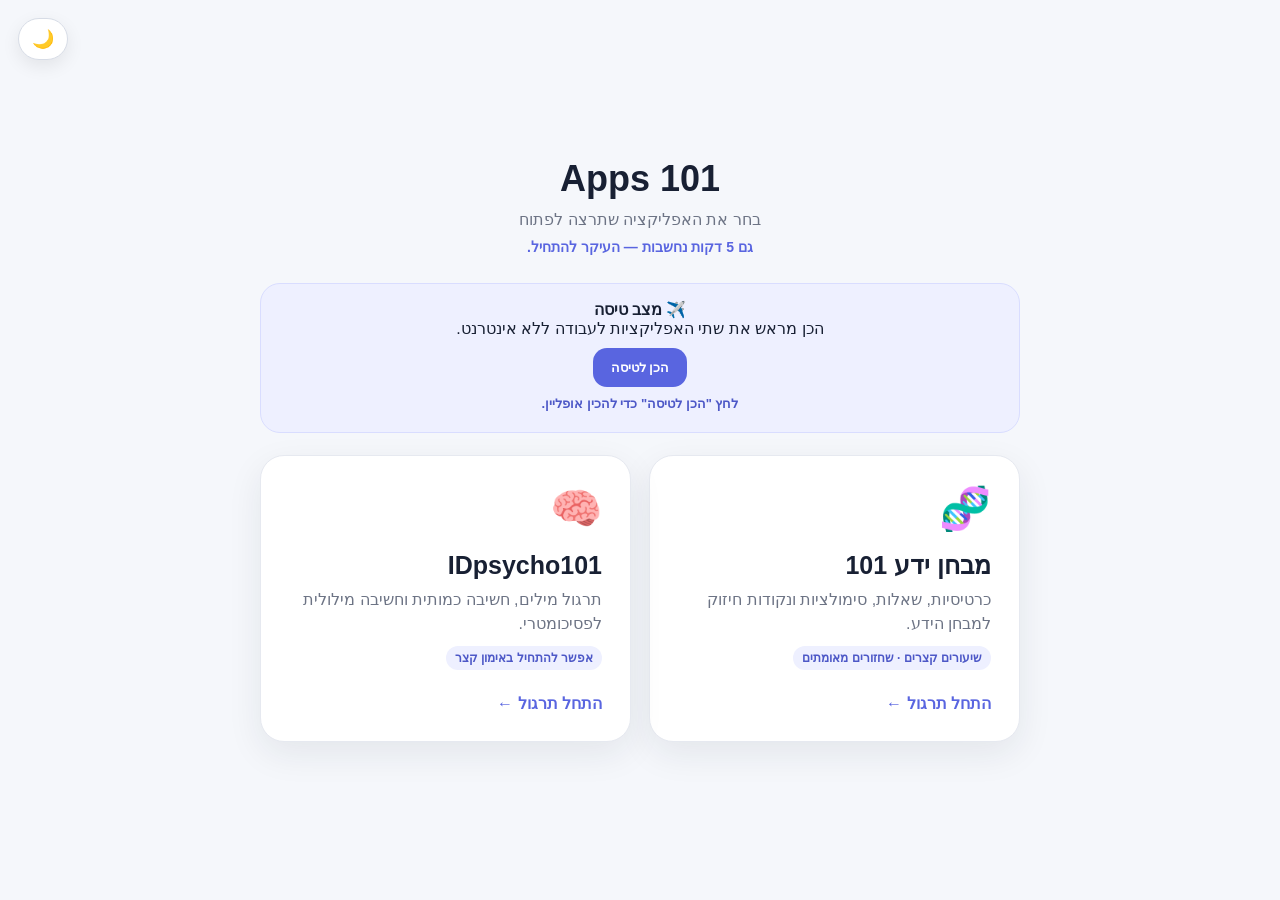
<file: index.html>
<!doctype html>
<html lang="he" dir="rtl">
<head>
  <meta charset="utf-8">
  <meta name="viewport" content="width=device-width, initial-scale=1, viewport-fit=cover">
  <meta name="apple-mobile-web-app-capable" content="yes">
  <meta name="apple-mobile-web-app-status-bar-style" content="default">
  <title>101 Apps</title>
  <link rel="manifest" href="./manifest.webmanifest?v=20260930-6">
  <meta name="theme-color" content="#5965e0">
  <style>
    *{box-sizing:border-box}
    body{margin:0;min-height:100vh;display:grid;place-items:center;font-family:Arial,"Segoe UI",sans-serif;background:#f5f7fb;color:#182033;padding:24px;transition:.25s}
    body.dark{background:#111827;color:#f3f4f6}
    .wrap{width:min(760px,100%)}
    h1{text-align:center;font-size:36px;margin:0 0 10px}
    .sub{text-align:center;color:#6d7485;margin-bottom:10px}
    .nudge{text-align:center;color:#5965e0;font-weight:800;margin-bottom:28px;font-size:14px}
    body.dark .sub{color:#aeb6c6} body.dark .nudge{color:#aab2ff}
    .grid{display:grid;grid-template-columns:repeat(2,1fr);gap:18px}
    a{text-decoration:none;color:inherit;border-radius:24px}
    a:focus-visible{outline:4px solid rgba(89,101,224,.35);outline-offset:4px}
    .card{background:white;border:1px solid #e6e9f0;border-radius:24px;padding:28px;box-shadow:0 12px 35px rgba(24,32,51,.08);transition:.2s;min-height:220px;display:flex;flex-direction:column;justify-content:space-between}
    body.dark .card{background:#1f2937;border-color:#374151;box-shadow:0 12px 35px rgba(0,0,0,.3)}
    .card:hover{transform:translateY(-3px)}
    .icon{font-size:42px} h2{margin:18px 0 8px;font-size:25px} p{margin:0;color:#6d7485;line-height:1.5} body.dark p{color:#c0c7d4}
    .open{margin-top:24px;font-weight:800;color:#5965e0} body.dark .open{color:#9aa4ff}
    .micro{display:inline-block;margin-top:10px;padding:5px 9px;border-radius:999px;background:#eef0ff;color:#4d58c7;font-size:12px;font-weight:800} body.dark .micro{background:#30365f;color:#d7dbff}
    .theme-toggle{position:fixed;top:18px;left:18px;border:1px solid #d7dce6;background:white;color:#182033;border-radius:999px;padding:9px 13px;font-size:18px;cursor:pointer;box-shadow:0 6px 18px rgba(0,0,0,.08)}
    .flight-box{margin:0 0 22px;background:#eef0ff;border:1px solid #d9ddff;border-radius:20px;padding:16px;text-align:center}
    body.dark .flight-box{background:#252b4a;border-color:#3f4775}
    .flight-btn{border:0;border-radius:14px;background:#5965e0;color:white;font-weight:900;padding:12px 18px;cursor:pointer;margin-top:10px}
    .flight-status{font-size:13px;margin-top:9px;color:#4d58c7;font-weight:800;min-height:20px}
    body.dark .flight-status{color:#cfd3ff}
    body.dark .theme-toggle{background:#1f2937;color:#f3f4f6;border-color:#4b5563}
    @media(max-width:620px){.grid{grid-template-columns:1fr} h1{font-size:30px}.card{min-height:190px}}
    @media(prefers-reduced-motion:reduce){*{transition:none!important}.card:hover{transform:none}}
  </style>
</head>
<body>
  <button class="theme-toggle" id="theme-toggle" type="button" aria-label="החלפת מצב תצוגה" onclick="toggleLauncherTheme()">🌙</button>
  <main class="wrap">
    <h1>101 Apps</h1>
    <div class="sub">בחר את האפליקציה שתרצה לפתוח</div>
    <div class="nudge">גם 5 דקות נחשבות — העיקר להתחיל.</div>
    <div class="flight-box"><strong>✈️ מצב טיסה</strong><div>הכן מראש את שתי האפליקציות לעבודה ללא אינטרנט.</div><button class="flight-btn" id="flight-btn" onclick="prepareOffline()">הכן לטיסה</button><div class="flight-status" id="flight-status">בודק מוכנות...</div></div>
    <div class="grid">
      <a href="./idmed101/?v=20260930-6" aria-label="פתיחת מבחן ידע 101">
        <section class="card"><div><div class="icon">🧬</div><h2>מבחן ידע 101</h2><p>כרטיסיות, שאלות, סימולציות ונקודות חיזוק למבחן הידע.</p><span class="micro">שיעורים קצרים · שחזורים מאומתים</span></div><div class="open">התחל תרגול ←</div></section>
      </a>
      <a href="./psycho101/?v=20260930-33" aria-label="פתיחת פסיכו 101">
        <section class="card"><div><div class="icon">🧠</div><h2>IDpsycho101</h2><p>תרגול מילים, חשיבה כמותית וחשיבה מילולית לפסיכומטרי.</p><span class="micro">אפשר להתחיל באימון קצר</span></div><div class="open">התחל תרגול ←</div></section>
      </a>
    </div>
  </main>
  <script>
    const launcherThemeKey='id101-launcher-theme';
    function applyLauncherTheme(theme){const dark=theme==='dark';document.body.classList.toggle('dark',dark);document.getElementById('theme-toggle').textContent=dark?'☀️':'🌙'}
    function toggleLauncherTheme(){const next=document.body.classList.contains('dark')?'light':'dark';localStorage.setItem(launcherThemeKey,next);applyLauncherTheme(next)}
    const savedLauncherTheme=localStorage.getItem(launcherThemeKey);applyLauncherTheme(savedLauncherTheme || (matchMedia('(prefers-color-scheme: dark)').matches?'dark':'light'));
    async function installRootWorker(){
      if(!('serviceWorker' in navigator))throw new Error('Service Worker לא נתמך');
      const regs=await navigator.serviceWorker.getRegistrations();
      for(const reg of regs){
        if(reg.scope.includes('/psycho101/')||reg.scope.includes('/idmed101/')){try{await reg.unregister()}catch(e){}}
      }
      const reg=await navigator.serviceWorker.register('./sw.js?v=20260930-6',{scope:'./',updateViaCache:'none'});
      await reg.update();
      return navigator.serviceWorker.ready;
    }
    async function askWorker(worker,type,timeoutMs=120000){
      return new Promise((resolve,reject)=>{
        const channel=new MessageChannel();
        const timer=setTimeout(()=>reject(new Error('timeout')),timeoutMs);
        channel.port1.onmessage=e=>{clearTimeout(timer);resolve(e.data)};
        worker.postMessage({type},[channel.port2]);
      });
    }
    async function getReadyWorker(){
      const reg=await installRootWorker();
      const worker=reg.active||reg.waiting||reg.installing;
      if(!worker)throw new Error('Service Worker לא פעיל');
      return worker;
    }
    async function verifyOffline(){
      const status=document.getElementById('flight-status');
      try{
        const worker=await getReadyWorker();
        const result=await askWorker(worker,'VERIFY_OFFLINE',15000);
        if(result.ready)status.textContent=`✅ מוכן לטיסה — ${result.ok}/${result.total} קבצים מאומתים במכשיר`;
        else status.textContent=`נשמרו ${result.ok}/${result.total} קבצים — לחץ "הכן לטיסה" להשלמה`;
        return result;
      }catch(e){
        status.textContent=navigator.onLine?'לחץ "הכן לטיסה" כדי להכין אופליין.':'האופליין עדיין לא אומת במכשיר הזה.';
        return null;
      }
    }
    async function prepareOffline(){
      const status=document.getElementById('flight-status'),btn=document.getElementById('flight-btn');
      btn.disabled=true;status.textContent='מוריד ומאמת את שתי האפליקציות וכל מאגרי התרגול...';
      try{
        const worker=await getReadyWorker();
        const result=await askWorker(worker,'PREPARE_OFFLINE',120000);
        if(result.ready)status.textContent=`✅ מוכן לטיסה — ${result.ok}/${result.total} קבצים מאומתים במכשיר`;
        else status.textContent=`נשמרו ${result.ok}/${result.total} קבצים. חסרים ${result.failed?.length||0}; לחץ שוב עם אינטרנט יציב.`;
      }catch(e){
        status.textContent='לא הצלחנו להשלים את ההורדה. ודא שיש אינטרנט ולחץ שוב.';
      }finally{
        btn.disabled=false;
      }
    }
    window.addEventListener('load',()=>verifyOffline());
  </script>
</body>
</html>
</file>
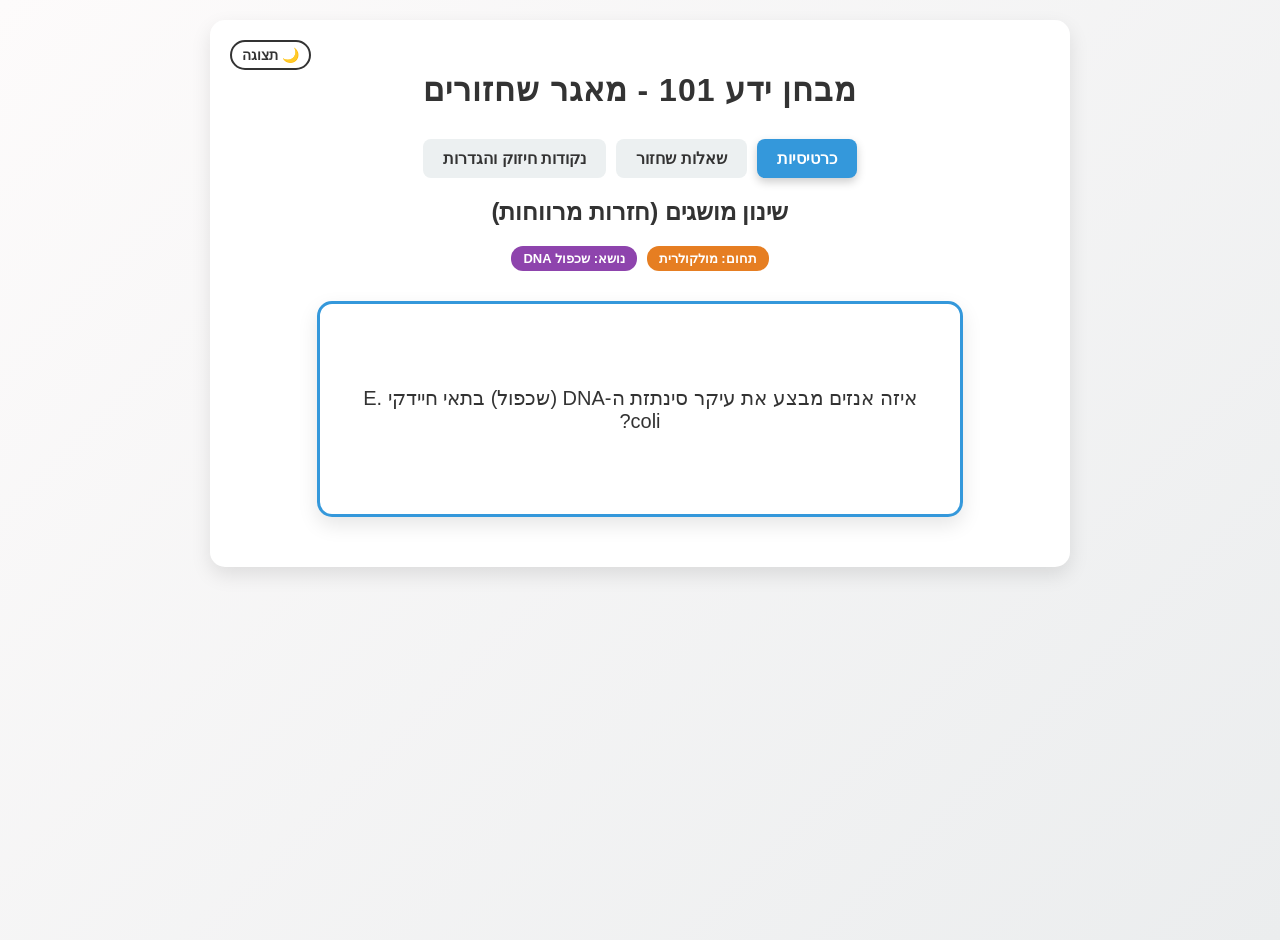
<file: אפליקצית ידע איתי V2.01index.html>
<!DOCTYPE html>
<html lang="he" dir="rtl">
<head>
    <meta charset="UTF-8">
    <meta name="viewport" content="width=device-width, initial-scale=1.0">
    <title>מבחן ידע 101 - שחזורים והסברים</title>
    <style>
        :root {
            --bg-color: linear-gradient(135deg, #fdfbfb 0%, #ebedee 100%);
            --container-bg: #ffffff;
            --text-color: #333333;
            --card-bg: #ffffff;
            --border-color: #3498db;
            --option-bg: #f8f9fa;
            --option-hover: #e1e8ed;
            --tab-bg: #ecf0f1;
            --tab-active: #3498db;
            --shadow: 0 8px 20px rgba(0,0,0,0.1);
            --explanation-bg: #e8f4f8;
            --explanation-border: #3498db;
        }

        .dark-mode {
            --bg-color: linear-gradient(135deg, #1f1c2c 0%, #928dab 100%);
            --container-bg: #2c3e50;
            --text-color: #ecf0f1;
            --card-bg: #34495e;
            --border-color: #2980b9;
            --option-bg: #3b5998;
            --option-hover: #4c66a4;
            --tab-bg: #1abc9c;
            --tab-active: #16a085;
            --shadow: 0 8px 20px rgba(0,0,0,0.3);
            --explanation-bg: #2c3e50;
            --explanation-border: #f39c12;
        }

        body { font-family: 'Segoe UI', Tahoma, Geneva, Verdana, sans-serif; background: var(--bg-color); color: var(--text-color); margin: 0; padding: 20px; min-height: 100vh; transition: background 0.4s ease; }
        .container { max-width: 800px; margin: 0 auto; background: var(--container-bg); padding: 30px; border-radius: 15px; box-shadow: var(--shadow); position: relative; transition: background 0.4s ease, color 0.4s ease; }
        h1 { text-align: center; margin-bottom: 30px; font-weight: 800; letter-spacing: 1px; }

        .theme-toggle { position: absolute; top: 20px; left: 20px; background: none; border: 2px solid var(--text-color); color: var(--text-color); padding: 5px 10px; border-radius: 20px; cursor: pointer; font-size: 14px; font-weight: bold; transition: 0.3s; }
        
        .tabs { display: flex; justify-content: center; margin-bottom: 20px; flex-wrap: wrap; gap: 10px; }
        .tab { padding: 10px 20px; background: var(--tab-bg); color: #333; border: none; border-radius: 8px; cursor: pointer; font-size: 16px; font-weight: bold; transition: 0.2s; }
        .dark-mode .tab { color: #fff; }
        .tab:hover { opacity: 0.8; }
        .tab.active { background: var(--tab-active); color: white; box-shadow: 0 4px 10px rgba(0,0,0,0.2); }

        .section { display: none; animation: fadeIn 0.5s; }
        .section.active { display: block; text-align: center; }
        @keyframes fadeIn { from { opacity: 0; transform: translateY(10px); } to { opacity: 1; transform: translateY(0); } }

        .card { background: var(--card-bg); border: 3px solid var(--border-color); border-radius: 15px; padding: 30px 20px; margin: 20px auto; max-width: 600px; min-height: 150px; display: flex; flex-direction: column; justify-content: center; font-size: 20px; cursor: pointer; box-shadow: var(--shadow); transition: transform 0.3s, box-shadow 0.3s, background 0.4s ease; }
        .card:hover { transform: translateY(-5px) scale(1.02); }

        .hidden { display: none !important; }
        
        .btn { padding: 12px 24px; margin: 10px; border: none; border-radius: 8px; cursor: pointer; font-size: 16px; font-weight: bold; transition: 0.2s; color: white; }
        .btn-success { background-color: #27ae60; }
        .btn-success:hover { background-color: #2ecc71; }
        .btn-danger { background-color: #c0392b; }
        .btn-danger:hover { background-color: #e74c3c; }
        .btn-primary { background-color: #2980b9; }
        .btn-primary:hover { background-color: #3498db; }
        .btn-sync { background-color: #8e44ad; }
        .btn-sync:hover { background-color: #9b59b6; }

        .question-box { text-align: right; padding: 20px; }
        .option { display: block; width: 100%; text-align: right; padding: 15px; margin: 10px 0; background: var(--option-bg); color: var(--text-color); border: 1px solid transparent; border-radius: 8px; cursor: pointer; transition: 0.2s; font-size: 16px; font-weight: 500; }
        .option:hover { background: var(--option-hover); }
        .option:disabled { cursor: not-allowed; opacity: 0.8; }
        .option.correct { background: #d4edda; border-color: #28a745; color: #155724; }
        .option.wrong { background: #f8d7da; border-color: #dc3545; color: #721c24; }
        .dark-mode .option.correct { background: #1e4620; color: #d4edda; }
        .dark-mode .option.wrong { background: #4a191e; color: #f8d7da; }

        .explanation-box { background: var(--explanation-bg); border-right: 4px solid var(--explanation-border); padding: 15px; margin-top: 20px; text-align: right; border-radius: 5px; font-size: 16px; line-height: 1.5; }
        .explanation-box strong { color: var(--explanation-border); }
        .reference { font-size: 14px; font-style: italic; margin-top: 10px; color: #7f8c8d; }

        .badge { background: #e67e22; color: white; padding: 5px 12px; border-radius: 12px; font-size: 13px; font-weight: bold; margin-bottom: 10px; display: inline-block; }
        .badge-sub { background: #8e44ad; margin-right: 5px; }
        .stats { font-size: 14px; opacity: 0.7; margin-bottom: 15px; }
        .done-message { font-size: 22px; color: #27ae60; font-weight: bold; padding: 40px; }
        
        .sync-box { margin-top: 30px; padding: 20px; background: var(--option-bg); border-radius: 10px; border: 1px dashed #7f8c8d; }
    </style>
</head>
<body>

<div class="container">
    <button class="theme-toggle" onclick="toggleDarkMode()">🌙 תצוגה</button>
    <h1>מבחן ידע 101 - מאגר שחזורים</h1>
    
    <div class="tabs">
        <button class="tab active" id="tab-flashcards" onclick="showSection('flashcards')">כרטיסיות</button>
        <button class="tab" id="tab-questions" onclick="showSection('questions')">שאלות שחזור</button>
        <button class="tab" id="tab-weakpoints" onclick="showSection('weakpoints')">נקודות חיזוק והגדרות</button>
    </div>

    <div id="flashcards" class="section active">
        <h2>שינון מושגים (חזרות מרווחות)</h2>
        <div id="fc-working-area">
            <div>
                <span class="badge" id="fc-subject">תחום: טוען...</span>
                <span class="badge badge-sub" id="fc-subtopic">נושא: טוען...</span>
            </div>
            <div class="card" id="flashcard" onclick="flipCard()">
                <div id="fc-front">לחץ עליי כדי להתחיל</div>
                <div id="fc-back" class="hidden" style="margin-top:20px; font-weight:bold; color:#2980b9;"></div>
            </div>
            <div id="fc-explanation" class="explanation-box hidden"></div>
            
            <div id="fc-controls" class="hidden" style="margin-top: 20px;">
                <button class="btn btn-success" onclick="processFlashcard(true)">ידעתי (עוד 7 ימים)</button>
                <button class="btn btn-danger" onclick="processFlashcard(false)">לא ידעתי (עוד יומיים)</button>
            </div>
        </div>
        <div id="fc-done-area" class="hidden done-message">
            כל הכבוד! סיימת את כל הכרטיסיות להיום.
        </div>
    </div>

    <div id="questions" class="section">
        <h2>תרגול אמריקאי מבוסס שחזורים</h2>
        <div id="q-working-area">
            <div class="question-box">
                <div style="text-align: center;">
                    <span class="badge" id="q-subject">תחום: טוען...</span>
                    <span class="badge badge-sub" id="q-subtopic">נושא: טוען...</span>
                </div>
                <h3 id="q-text" style="margin-top: 20px;">טוען שאלה...</h3>
                <div id="q-options"></div>
                
                <div id="q-feedback" class="hidden" style="margin-top: 15px; font-weight: bold; font-size: 18px; text-align: center;"></div>
                <div id="q-explanation" class="explanation-box hidden"></div>
                
                <div style="text-align: center;">
                    <button id="q-next" class="btn btn-primary hidden" onclick="nextQuestion()">לשאלה הבאה</button>
                </div>
            </div>
        </div>
        <div id="q-done-area" class="hidden done-message">
            מצוין! סיימת את כל השאלות הפתוחות להיום.
        </div>
    </div>

    <div id="weakpoints" class="section">
        <h2>מיקוד חולשות</h2>
        <ul id="weak-list" style="text-align: right; font-size: 18px; line-height: 1.8;">
            <li>התחל לתרגל כדי לצבור נתונים!</li>
        </ul>
        <button class="btn btn-danger" onclick="resetStats()" style="margin-top: 20px;">איפוס זמנים וסטטיסטיקות (התחל מחדש)</button>

        <div class="sync-box">
            <h3>סנכרון נתונים בין מכשירים</h3>
            <p style="font-size: 14px;">כדי להעביר את ההתקדמות מהמחשב לטלפון (או להפך), ייצא את הנתונים, העתק אותם, וייבא אותם במכשיר השני.</p>
            <button class="btn btn-sync" onclick="exportData()">ייצא נתונים (העתק קוד)</button>
            <button class="btn btn-sync" onclick="importData()">ייבא נתונים (הדבק קוד)</button>
        </div>
    </div>
</div>

<script>
    // --- Data Base ---
    const dbFlashcards = [
        { id: "fc1", subject: "ביוכימיה", subtopic: "קינטיקה אנזימטית", front: "מה מתאר ערך ה-Km (קבוע מיכאליס) בקינטיקת אנזימים?", back: "ה-Km הוא ריכוז הסובסטרט שבו מהירות התגובה שווה למחצית מהמהירות המקסימלית (Vmax/2).", explanation: "ערך ה-Km מהווה מדד (הפוך) לזיקה של האנזים לסובסטרט. ככל שה-Km נמוך יותר, הזיקה גבוהה יותר.", reference: "Lehninger Principles of Biochemistry, 7th Ed, Chapter 6." },
        { id: "fc2", subject: "ביולוגיה של התא", subtopic: "שינוע והפרשת חלבונים", front: "מהו תפקידו של חלבון ה-SRP (Signal Recognition Particle)?", back: "זיהוי רצף הסיגנל של חלבון המיועד ל-ER, עצירת התרגום, והכוונת הריבוזום לקרום ה-ER.", explanation: "כאשר פפטיד חדש נוצר ובו רצף סיגנל הידרופובי, ה-SRP נקשר אליו, עוצר את תהליך התרגום בציטוזול, ומלווה אותו ל-ER.", reference: "Molecular Biology of the Cell (Alberts), 6th Ed, Chapter 12." },
        { id: "fc3", subject: "ביולוגיה של התא", subtopic: "שלד התא", front: "איזה מהחומרים הבאים - Phalloidin, Nocodazole, Colchicine - מייצב את סיבי האקטין ומונע את הפירוק שלהם?", back: "פלואידין (Phalloidin).", explanation: "פלואידין הוא טוקסין שנקשר לסיבי אקטין (F-actin) ומייצב אותם, מה שמונע דה-פולימריזציה. קולכיצין ונוקודזול קשורים למיקרוטובולי ולא לאקטין.", reference: "Molecular Biology of the Cell (Alberts), 6th Ed, Chapter 16." },
        { id: "fc4", subject: "ביוכימיה", subtopic: "מטבוליזם חומצות אמינו", front: "מה התפקיד של הקואנזים PLP (Pyridoxal phosphate) בריאקציית האמינוטרנספראזות?", back: "נשיאת קבוצות אמין והעברתן בין חומצות אמינו לחומצות אלפא-קטו.", explanation: "ויטמין B6 בצורתו הפעילה כ-PLP משמש כנשא זמני לקבוצת האמין במהלך הריאקציה, תוך יצירת קשר קוולנטי (בסיס שיף).", reference: "Lehninger Principles of Biochemistry, 7th Ed, Chapter 18." },
        { id: "fc5", subject: "מולקולרית", subtopic: "שכפול DNA", front: "איזה אנזים מבצע את עיקר סינתזת ה-DNA (שכפול) בתאי חיידקי E. coli?", back: "DNA Polymerase III.", explanation: "בחיידקים, DNA Pol III הוא האנזים העיקרי המבצע את הארכת הגדילים בשכפול. לעומתו, DNA Pol I משמש בעיקר להחלפת הפריימרים (RNA) ב-DNA ולתיקון.", reference: "Molecular Biology of the Gene (Watson), 7th Ed, Chapter 9." },
        { id: "fc6", subject: "ביולוגיה של התא", subtopic: "מחזור התא", front: "באיזה שלב של מחזור התא מתבצעת הכפלת ה-DNA (רפליקציה)?", back: "שלב S (Synthesis).", explanation: "מחזור התא מחולק לשלבי G1, S, G2, ו-M. בשלב ה-S, ה-DNA משוכפל לחלוטין כך שכל כרומוזום מורכב משתי כרומטידות אחיות.", reference: "Molecular Biology of the Cell (Alberts), 6th Ed, Chapter 17." }
    ];

    const dbQuestions = [
        { id: "q1", subject: "ביוכימיה", subtopic: "מטבוליזם (גליקוליזה)", text: "איזה מהאנזימים הבאים מזרז ריאקציה בלתי הפיכה בגליקוליזה, ומהווה את שלב הבקרה המרכזי (Rate-limiting step)?", options: ["Hexokinase", "Phosphofructokinase-1 (PFK-1)", "Phosphoglycerate kinase", "Pyruvate kinase"], answer: 1, explanation: "PFK-1 הוא האנזים קובע הקצב (Rate-limiting) והמבוקר ביותר. הוא מעוכב אלסטרית על ידי רמות גבוהות של ATP וציטראט, ומופעל על ידי AMP.", reference: "Lehninger Principles of Biochemistry, 7th Ed, Chapter 15." },
        { id: "q2", subject: "ביוכימיה", subtopic: "חומצות אמינו וחלבונים", text: "מדוע חומצת האמינו גליצין אינה פעילה אופטית (Achiral)?", options: ["משום שיש לה שייר צד קטן שגורם לפעילות אופטית זניחה.", "משום שיש גמישות יתר של זוויות פי ופסיי בקשר הפפטידי שלה.", "משום שישנם שני אטומי מימן הקשורים לפחמן האלפא שלה.", "משום שהיא מופיעה כצוויטריון בתנאים פיזיולוגיים."], answer: 2, explanation: "פחמן כיראלי חייב להיות קשור לארבע קבוצות שונות. בגליצין, שייר ה-R הוא אטום מימן נוסף, ולכן פחמן האלפא קשור לשני אטומי מימן ואינו כיראלי.", reference: "Lehninger Principles of Biochemistry, 7th Ed, Chapter 3." },
        { id: "q3", subject: "ביוכימיה", subtopic: "מבנה ותפקוד חלבונים", text: "כיצד משפיעה העלייה בריכוז 2,3-BPG על מולקולת ההמוגלובין?", options: ["ייצוב מצב T (Tense) והורדת האפיניות לחמצן.", "קשירה ישירה לקבוצת ה-Heme באתר הקישור לחמצן.", "הפרדה בין תת-היחידות של ההמוגלובין המשפיעה בעקיפין על הקישור.", "ייצוב מצב R (Relaxed) והעלאת האפיניות לחמצן."], answer: 0, explanation: "המולקולה 2,3-BPG נקשרת למרכז ההמוגלובין ומייצבת את מצב T. הדבר מקטין את האפיניות לחמצן ומאפשר שחרור יעיל שלו לרקמות.", reference: "Lehninger Principles of Biochemistry, 7th Ed, Chapter 5." },
        { id: "q4", subject: "ביוכימיה", subtopic: "מטבוליזם ליפידים", text: "פגיעה בחמצון חומצות שומן בתוך אברון הפרוקסיזום גורמת למחלת:", options: ["סירופ מייפל (MSUD)", "פנילקטונוריה (PKU)", "אלקפטונוריה", "תסמונת זלווגר (Zellweger)"], answer: 3, explanation: "תסמונת זלווגר נובעת מפגם בביוגנזה של הפרוקסיזומים. כתוצאה מכך יש פגיעה בחמצון של חומצות שומן ארוכות מאוד (VLCFA), המצטברות וגורמות לנזק מוחי.", reference: "Lehninger Principles of Biochemistry, 7th Ed, Chapter 17." },
        { id: "q5", subject: "ביוכימיה", subtopic: "זרחון חמצוני", text: "כיצד יחס גבוה של ADP ל-ATP משפיע על קצב תהליך הזרחון החמצוני?", options: ["מעבר האלקטרונים בשרשרת יואט משמעותית.", "העברת האלקטרונים בשרשרת תוגבר (תעלה).", "הדבר יגרום להפעלת תהליכי הפרדה (Uncoupling).", "הקצב לא ישתנה כלל."], answer: 1, explanation: "יחס גבוה של ADP/ATP מעיד על חסר באנרגיה בתא. ה-ADP משמש כאקצפטור זרחה המזרז את פעילות קומפלקס V (ATP Synthase). שרשרת האלקטרונים מאיצה כדי לחדש את גרדיאנט הפרוטונים.", reference: "Lehninger Principles of Biochemistry, 7th Ed, Chapter 19." },
        { id: "q6", subject: "פיזיולוגיה", subtopic: "מערכת הדם (קרישה)", text: "מהו השלב ההתחלתי וההכרחי כדי שתתרחש קרישת דם מהירה לאחר פציעה ברקמה (המסלול החיצוני)?", options: ["כמות גדולה של הפרין במערכת.", "חשיפה של פקטור רקמתי (Tissue Factor - TF) לזרם הדם.", "יצירת קשרים קוולנטיים בין יחידות תרומבין.", "הפרשת כימוטריפסין ממוקד הפציעה."], answer: 1, explanation: "המסלול החיצוני המופעל מיד עם פציעה, מתחיל כאשר רקמה ניזוקה חושפת את הפקטור הרקמתי (Tissue Factor) לזרם הדם, אשר נקשר לפקטור VII ומפעיל את המפל.", reference: "Guyton and Hall Textbook of Medical Physiology, 14th Ed, Chapter 37." },
        { id: "q7", subject: "מולקולרית", subtopic: "הנדסה גנטית", text: "מה שמה של מערכת ההגנה בחיידקים נגד בקטריופאג'ים, אשר עושה שימוש במולקולת RNA ובחלבון לחיתוך DNA?", options: ["אנזימי רסטריקציה", "siRNA", "miRNA", "CRISPR-Cas9"], answer: 3, explanation: "מערכת CRISPR-Cas9 משתמשת ב-RNA מדריך (gRNA) המזהה רצפי DNA נגיפיים, ומכוונת את הנוקלאז Cas9 לחתוך אותם.", reference: "Molecular Biology of the Cell (Alberts), 6th Ed, Chapter 8." },
        { id: "q8", subject: "ביולוגיה של התא", subtopic: "אנדוציטוזה", text: "מה תהיה התוצאה של פגיעה תפקודית בחלבון דינמין (Dynamin) במהלך תהליך האנדוציטוזה?", options: ["לא תהיה הסרה של מעטפת הקלתרין (Uncoating).", "תהליך האקסוציטוזה ייפגע לחלוטין.", "הבועיות המצופות (Coated pits) ייווצרו, אך לא יתנתקו מממברנת התא.", "מולקולות הקלתרין לא יוכלו להתחבר לממברנה כלל."], answer: 2, explanation: "הדינמין הוא GTPase האחראי על הניתוק (Pinching off) של בועית האנדוציטוזה מממברנת התא. ללא דינמין, השקע יווצר אך הבועית לא תשתחרר לציטוזול.", reference: "Molecular Biology of the Cell (Alberts), 6th Ed, Chapter 13." },
        { id: "q9", subject: "פיזיולוגיה", subtopic: "מבנה השריר", text: "כיצד נקראת שכבת רקמת החיבור העוטפת סיב שריר (תא שריר) בודד?", options: ["אפימיזיום (Epimysium)", "פרימיזיום (Perimysium)", "אנדומיזיום (Endomysium)", "סרקולמה (Sarcolemma)"], answer: 2, explanation: "האנדומיזיום עוטף כל סיב שריר בודד. הפרימיזיום עוטף קבוצות (Fascicles), והאפימיזיום עוטף את השריר כולו. הסרקולמה היא ממברנת התא עצמה.", reference: "Guyton and Hall Textbook of Medical Physiology, 14th Ed, Chapter 6." },
        { id: "q10", subject: "ביוכימיה", subtopic: "פחמימות", text: "איזה דו-סוכר מורכב מגלוקוז ופרוקטוז?", options: ["לקטוז", "סוכרוז", "מלטוז", "צלוביוז"], answer: 1, explanation: "סוכרוז (סוכר השולחן) הוא דו-סוכר המורכב מגלוקוז ופרוקטוז בקשר גליקוזידי אלפא 1 לביתא 2. לקטוז מורכב מגלוקוז וגלקטוז, ומלטוז/צלוביוז מורכבים משתי מולקולות גלוקוז.", reference: "Lehninger Principles of Biochemistry, 7th Ed, Chapter 7." },
        { id: "q11", subject: "ביוכימיה", subtopic: "בקרה אנזימטית", text: "מה ההבדל העיקרי בין בקרה אלוסטרית על אנזים לבין בקרה באמצעות זרחון (Phosphorylation)?", options: ["רק בקרה אלוסטרית גורמת לשינוי קונפורמציה של האנזים.", "רק זרחון יכול להגביר פעילות אנזימטית, בעוד בקרה אלוסטרית רק מעכבת.", "רק בבקרה באמצעות זרחון נוצר קשר קוולנטי בין הקבוצה המבקרת לאנזים.", "בקרה אלוסטרית מתרחשת רק בחלבונים בעלי מבנה רביעוני."], answer: 2, explanation: "זרחון הוא מודיפיקציה קוולנטית שבה קבוצת זרחה נקשרת לאנזים (לרוב לשיירי סרין/תריאונין/טירוזין). בקרה אלוסטרית מבוססת על קישור לא-קוולנטי והפיך.", reference: "Lehninger Principles of Biochemistry, 7th Ed, Chapter 6." },
        { id: "q12", subject: "ביוכימיה", subtopic: "מטבוליזם (תסיסה)", text: "כמה מולקולות ATP (נטו) מתקבלות מפירוק של מולקולת גלוקוז אחת במסלול של תסיסה לקטית ביונקים?", options: ["2 מולקולות ATP מהגליקוליזה ו-3 מולקולות מחמצון ה-NADH.", "4 מולקולות ATP מהגליקוליזה ו-0 מולקולות מחמצון ה-NADH.", "2 מולקולות ATP מהגליקוליזה ו-0 מולקולות מחמצון ה-NADH.", "36 מולקולות ATP בסך הכל."], answer: 2, explanation: "בתסיסה לקטית, מופקות 2 מולקולות ATP נטו בתהליך הגליקוליזה. ה-NADH אינו מפיק ATP אלא משמש לחיזור הפירובט ללקטט על מנת למחזר NAD+.", reference: "Lehninger Principles of Biochemistry, 7th Ed, Chapter 14." },
        { id: "q13", subject: "ביולוגיה של התא", subtopic: "מבנה הממברנה", text: "מהי אחת ההשפעות המרכזיות של כולסטרול על ממברנת התא ביונקים?", options: ["מוריד את חדירות הממברנה למולקולות קטנות ומסיסות במים.", "מורכב רק מפחמן ומימן ולכן הופך את הממברנה להידרופובית לחלוטין.", "יוצר קריסטליזציה מלאה של הממברנה בטמפרטורת הגוף.", "אינו יכול לעבור כלל בין עלעלי הממברנה (Flip-flop)."], answer: 0, explanation: "הכולסטרול 'אוטם' את הרווחים הקטנים בין הפוספוליפידים, ובכך מקטין את חדירות הממברנה למולקולות קטנות ומסיסות במים.", reference: "Molecular Biology of the Cell (Alberts), 6th Ed, Chapter 10." },
        { id: "q14", subject: "ביוכימיה", subtopic: "מים וסביבה מימית", text: "מה קורה למים שעוברים תהליך התכה (ממצב מוצק לנוזל)?", options: ["מספר קשרי המימן למולקולה עולה.", "האנטרופיה (אי-סדר) של המים יורדת.", "האנתלפיה של המים עולה (תהליך אנדותרמי).", "זווית הקשר H-O-H במולקולה יורדת."], answer: 2, explanation: "מעבר מקרח (מוצק) למים (נוזל) דורש השקעת אנרגיה לשבירת קשרי מימן, ולכן האנתלפיה עולה (ΔH חיובי). בנוסף האנטרופיה עולה ומספר קשרי המימן הממוצע יורד מ-4 לכ-3.4.", reference: "Lehninger Principles of Biochemistry, 7th Ed, Chapter 2." },
        { id: "q15", subject: "ביוכימיה", subtopic: "חומצות אמינו וסטריאוכימיה", text: "מה מאפיין תמיד איזומרים גיאומטריים (כמו איזומרי ציס/טראנס)?", options: ["חייב להיות בהם לפחות מרכז כיראלי אחד.", "כדי לעבור ביניהם חייבים לשבור קשר קוולנטי באופן זמני.", "מעבר ביניהם יכול להתרחש על ידי סיבוב פשוט סביב קשר יחיד.", "אין הבדל ביכולת של אנזימים לזהות אותם."], answer: 1, explanation: "איזומרים גיאומטריים נוצרים סביב קשר כפול. כדי להמיר צורה אחת לאחרת חובה לשבור את קשר הפאי באופן זמני. סיבוב חופשי קורה רק סביב קשר יחיד (קונפורמציות).", reference: "Lehninger Principles of Biochemistry, 7th Ed, Chapter 1." },
        { id: "q16", subject: "מולקולרית", subtopic: "מבנה הכרומטין", text: "חוקר בודד מולקולת כרומטין והפריד את מרכיביה. איזה חלק מהמסה החלבונית הכוללת מהווים חלבוני ההיסטונים?", options: ["כ-10%", "כ-33%", "כ-50%", "כ-90%"], answer: 2, explanation: "המסה של החלבונים בכרומטין מתחלקת שווה בשווה: כ-50% היסטונים (הבונים את הנוקלאוזומים), וכ-50% חלבונים שאינם היסטונים (כגון פקטורי שעתוק).", reference: "Molecular Biology of the Cell (Alberts), 6th Ed, Chapter 4." },
        { id: "q17", subject: "פיזיולוגיה", subtopic: "פוטנציאל פעולה והולכה", text: "מדוע מעטפת המיאלין מגבירה את מהירות ההולכה של פוטנציאל הפעולה לאורך האקסון?", options: ["היא מורידה את הקיבול החשמלי ואת התנגדות הממברנה.", "היא מורידה את הקיבול החשמלי ומעלה את התנגדות הממברנה.", "היא מעלה את הקיבול החשמלי ומוריד את התנגדות הממברנה.", "היא מעלה את הקיבול החשמלי ואת התנגדות הממברנה."], answer: 1, explanation: "המיאלין פועל כמבודד: הוא מעלה את התנגדות הממברנה (מונע זליגת יונים) ומגדיל את העובי שלה, מה שמוריד את הקיבול החשמלי. כך הזרם מתקדם מהר יותר.", reference: "Guyton and Hall Textbook of Medical Physiology, 14th Ed, Chapter 5." },
        { id: "q18", subject: "פיזיולוגיה", subtopic: "מערכת העצבים", text: "מה מגדיר נכון את ההבדל העקרוני בין אוליגודנדרוציטים לתאי שוואן?", options: ["אוליגודנדרוציטים מייצרים מיאלין במערכת העצבים ההיקפית (PNS), ואילו תאי שוואן במערכת המרכזית (CNS).", "אוליגודנדרוציטים עוטפים אקסונים של מספר נוירונים שונים ב-CNS, ואילו כל תא שוואן עוטף מקטע של אקסון בודד ב-PNS.", "אוליגודנדרוציטים משמשים לתמיכה תזונתית, ואילו תאי שוואן להולכה חשמלית.", "אין ביניהם הבדל תפקודי, שניהם ממוקמים באזורים שונים במוח."], answer: 1, explanation: "ב-CNS אוליגודנדרוציט אחד עוטף מקטעי מיאלין של אקסונים רבים. ב-PNS כל תא שוואן עוטף מקטע אחד בלבד של אקסון בודד.", reference: "Molecular Biology of the Cell (Alberts), 6th Ed, Chapter 22." }
    ];

    // --- Safe Initialization for v8 ---
    const TWO_DAYS = 2 * 24 * 60 * 60 * 1000;
    const SEVEN_DAYS = 7 * 24 * 60 * 60 * 1000;
    let appData = { cards: {}, questions: {}, mistakes: {} };

    try {
        let savedData = localStorage.getItem('med101_v8');
        if (savedData) {
            let parsed = JSON.parse(savedData);
            if (parsed && typeof parsed === 'object') {
                appData.cards = parsed.cards || {};
                appData.questions = parsed.questions || {};
                appData.mistakes = parsed.mistakes || {};
            }
        }
    } catch (e) {
        console.error("Local Storage Error, loading fresh state.");
    }

    function saveData() { 
        try {
            localStorage.setItem('med101_v8', JSON.stringify(appData)); 
        } catch (e) {
            console.error("Could not save to Local Storage.");
        }
    }

    let showingFront = true; let currentFC = null; let currentQ = null;

    function toggleDarkMode() { document.body.classList.toggle('dark-mode'); }

    function showSection(sectionId) {
        try {
            document.querySelectorAll('.tab').forEach(t => t.classList.remove('active'));
            document.querySelectorAll('.section').forEach(s => s.classList.remove('active'));
            
            document.getElementById('tab-' + sectionId).classList.add('active');
            document.getElementById(sectionId).classList.add('active');
            
            if(sectionId === 'flashcards') loadFlashcard();
            if(sectionId === 'questions') loadQuestion();
            if(sectionId === 'weakpoints') updateWeakPoints();
        } catch (e) {
            console.error("Error switching tabs:", e);
        }
    }

    function getDueItems(dbArray, trackingDict) {
        const now = Date.now();
        return dbArray.filter(item => { return (trackingDict[item.id] || 0) <= now; });
    }

    function getRandomItem(array) {
        if (!array || array.length === 0) return null;
        return array[Math.floor(Math.random() * array.length)];
    }

    // --- Flashcards ---
    function loadFlashcard() {
        try {
            let dueCards = getDueItems(dbFlashcards, appData.cards);
            
            if (dueCards.length === 0) {
                document.getElementById('fc-working-area').classList.add('hidden');
                document.getElementById('fc-done-area').classList.remove('hidden');
                return; 
            }

            document.getElementById('fc-working-area').classList.remove('hidden');
            document.getElementById('fc-done-area').classList.add('hidden');

            currentFC = getRandomItem(dueCards);
            if (!currentFC) return;

            document.getElementById('fc-subject').innerText = "תחום: " + currentFC.subject;
            document.getElementById('fc-subtopic').innerText = "נושא: " + currentFC.subtopic;
            document.getElementById('fc-front').innerText = currentFC.front;
            document.getElementById('fc-back').innerText = currentFC.back;
            
            let explHtml = `<strong>הסבר: </strong> ${currentFC.explanation}`;
            if(currentFC.reference) explHtml += `<div class="reference">📚 ${currentFC.reference}</div>`;
            document.getElementById('fc-explanation').innerHTML = explHtml;
            
            document.getElementById('fc-front').classList.remove('hidden');
            document.getElementById('fc-back').classList.add('hidden');
            document.getElementById('fc-explanation').classList.add('hidden');
            document.getElementById('fc-controls').classList.add('hidden');
            showingFront = true;
        } catch (e) {
            console.error("Error loading flashcard:", e);
        }
    }

    function flipCard() {
        if (!showingFront) return;
        document.getElementById('fc-front').classList.add('hidden');
        document.getElementById('fc-back').classList.remove('hidden');
        document.getElementById('fc-explanation').classList.remove('hidden');
        document.getElementById('fc-controls').classList.remove('hidden');
        showingFront = false;
    }

    function processFlashcard(knewIt) {
        if (!currentFC) return;
        if (knewIt) { 
            appData.cards[currentFC.id] = Date.now() + SEVEN_DAYS; 
        } else { 
            appData.cards[currentFC.id] = Date.now() + TWO_DAYS;
            appData.mistakes[currentFC.subtopic] = (appData.mistakes[currentFC.subtopic] || 0) + 1;
        }
        saveData(); 
        loadFlashcard();
    }

    // --- Questions ---
    function loadQuestion() {
        try {
            let dueQuestions = getDueItems(dbQuestions, appData.questions);
            
            if (dueQuestions.length === 0) {
                document.getElementById('q-working-area').classList.add('hidden');
                document.getElementById('q-done-area').classList.remove('hidden');
                return;
            }

            document.getElementById('q-working-area').classList.remove('hidden');
            document.getElementById('q-done-area').classList.add('hidden');

            currentQ = getRandomItem(dueQuestions);
            if (!currentQ) return;

            document.getElementById('q-subject').innerText = "תחום: " + currentQ.subject;
            document.getElementById('q-subtopic').innerText = "נושא: " + currentQ.subtopic;
            document.getElementById('q-text').innerText = currentQ.text;
            
            let optionsHtml = "";
            currentQ.options.forEach((opt, idx) => {
                optionsHtml += `<button class="option" id="opt-${idx}" onclick="checkAnswer(${idx})">${opt}</button>`;
            });
            document.getElementById('q-options').innerHTML = optionsHtml;
            
            let explHtml = `<strong>הסבר: </strong> ${currentQ.explanation}`;
            if(currentQ.reference) explHtml += `<div class="reference">📚 ${currentQ.reference}</div>`;
            document.getElementById('q-explanation').innerHTML = explHtml;

            document.getElementById('q-feedback').classList.add('hidden');
            document.getElementById('q-explanation').classList.add('hidden');
            document.getElementById('q-next').classList.add('hidden');
        } catch (e) {
            console.error("Error loading question:", e);
        }
    }

    function checkAnswer(selectedIndex) {
        if (!currentQ) return;
        let feedback = document.getElementById('q-feedback');
        let expl = document.getElementById('q-explanation');
        document.getElementById('q-next').classList.remove('hidden');
        
        let buttons = document.querySelectorAll('.option');
        buttons.forEach((btn, idx) => {
            btn.disabled = true;
            if (idx === currentQ.answer) btn.classList.add('correct');
            else if (idx === selectedIndex) btn.classList.add('wrong');
        });

        if (selectedIndex === currentQ.answer) {
            feedback.innerText = "תשובה נכונה! (יופיע שוב בעוד שבוע לחזרה)";
            feedback.style.color = "#27ae60";
            appData.questions[currentQ.id] = Date.now() + SEVEN_DAYS;
        } else {
            feedback.innerText = "טעות. קרא את ההסבר ולמד להבא (יופיע שוב בעוד יומיים)";
            feedback.style.color = "#e74c3c";
            appData.questions[currentQ.id] = Date.now() + TWO_DAYS;
            appData.mistakes[currentQ.subtopic] = (appData.mistakes[currentQ.subtopic] || 0) + 2; 
        }
        
        saveData();
        feedback.classList.remove('hidden');
        expl.classList.remove('hidden');
    }

    function nextQuestion() { loadQuestion(); }

    function updateWeakPoints() {
        try {
            let list = document.getElementById('weak-list');
            list.innerHTML = "";
            let keys = Object.keys(appData.mistakes);
            if (keys.length === 0) { list.innerHTML = "<li>מעולה! אין טעויות בינתיים.</li>"; return; }
            keys.sort((a, b) => appData.mistakes[b] - appData.mistakes[a]);
            keys.forEach(subtopic => {
                let score = appData.mistakes[subtopic];
                let severity = score > 3 ? "דחיפות גבוהה לחזרה" : "מומלץ לרענן";
                list.innerHTML += `<li>זיהינו קושי ב<strong>${subtopic}</strong> (${severity}).</li>`;
            });
        } catch (e) {
            console.error("Error updating weak points:", e);
        }
    }

    function resetStats() {
        if(confirm("לאפס את הנתונים? כל השאלות יחזרו להופיע כעת.")) {
            appData = { cards: {}, questions: {}, mistakes: {} };
            saveData(); 
            showSection('flashcards'); 
            alert("הנתונים אופסו!");
        }
    }

    // --- Sync Functions ---
    function exportData() {
        try {
            const dataStr = btoa(unescape(encodeURIComponent(JSON.stringify(appData))));
            navigator.clipboard.writeText(dataStr).then(() => {
                alert("קוד הנתונים הועתק בהצלחה! הדבק אותו כדי להעביר למכשיר השני.");
            }).catch(err => {
                prompt("הדפדפן מנע העתקה אוטומטית. העתק את הקוד הבא ידנית:", dataStr);
            });
        } catch(e) {
            alert("שגיאה בייצוא הנתונים.");
        }
    }

    function importData() {
        const input = prompt("הדבק כאן את קוד הנתונים שהעתקת מהמכשיר השני:");
        if (!input) return;
        try {
            const parsed = JSON.parse(decodeURIComponent(escape(atob(input))));
            if (parsed && typeof parsed === 'object') {
                appData.cards = parsed.cards || {};
                appData.questions = parsed.questions || {};
                appData.mistakes = parsed.mistakes || {};
                saveData();
                alert("הנתונים סונכרנו בהצלחה! העמוד יתרענן כעת כדי לטעון את ההתקדמות.");
                location.reload();
            } else {
                alert("הקוד שהוזן אינו תקין.");
            }
        } catch(e) {
            alert("שגיאה בפענוח הקוד. ודא שהעתקת את כל הקוד בשלמותו ללא רווחים נוספים.");
        }
    }

    // Start App
    window.onload = () => { 
        loadFlashcard(); 
        loadQuestion(); 
    };
</script>
</body>
</html>
</file>
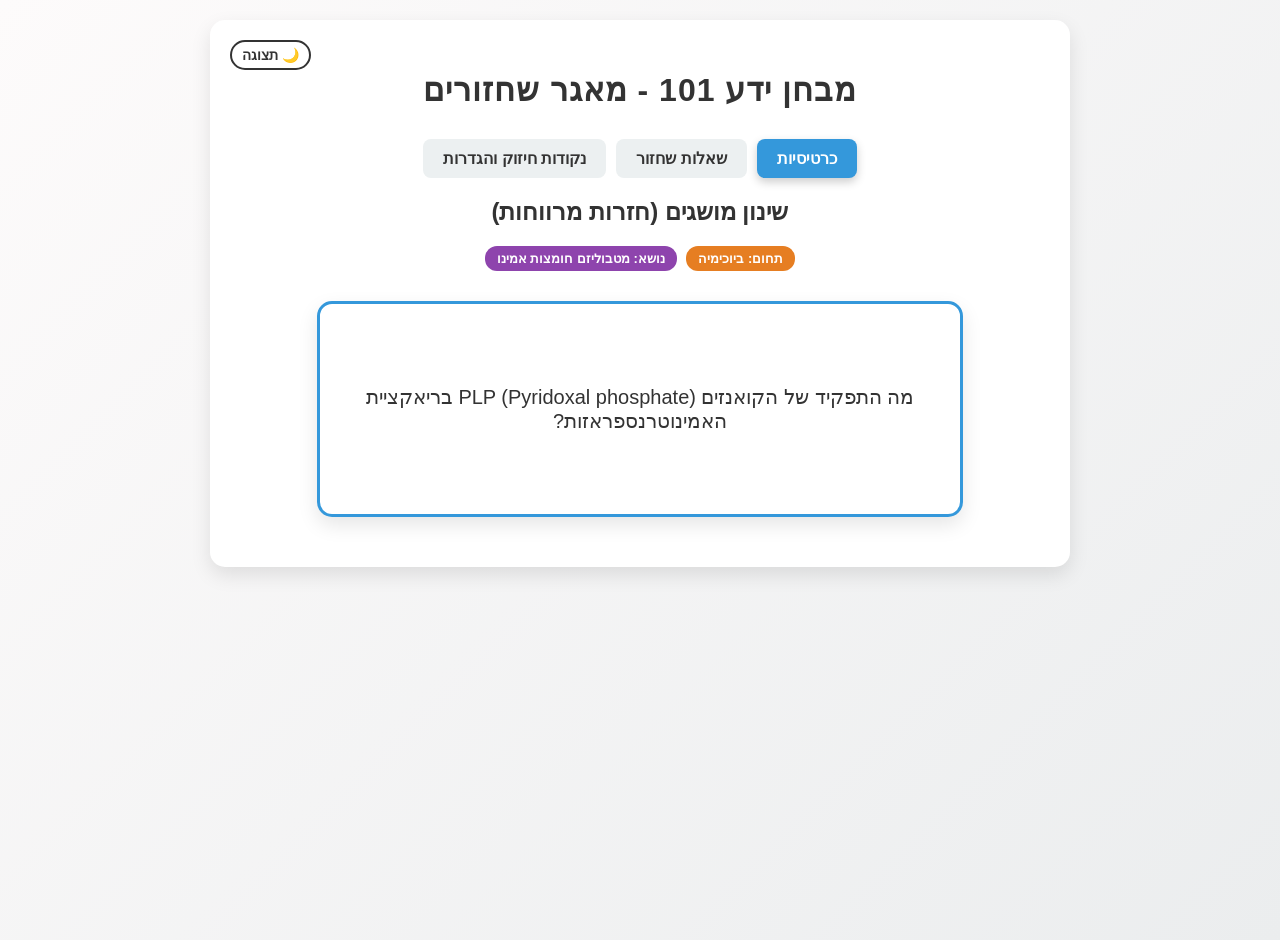
<file: אפלקציית ידע איתיV2.01index.html>
<!DOCTYPE html>
<html lang="he" dir="rtl">
<head>
    <meta charset="UTF-8">
    <meta name="viewport" content="width=device-width, initial-scale=1.0">
    <title>מבחן ידע 101 - שחזורים והסברים</title>
    <style>
        :root {
            --bg-color: linear-gradient(135deg, #fdfbfb 0%, #ebedee 100%);
            --container-bg: #ffffff;
            --text-color: #333333;
            --card-bg: #ffffff;
            --border-color: #3498db;
            --option-bg: #f8f9fa;
            --option-hover: #e1e8ed;
            --tab-bg: #ecf0f1;
            --tab-active: #3498db;
            --shadow: 0 8px 20px rgba(0,0,0,0.1);
            --explanation-bg: #e8f4f8;
            --explanation-border: #3498db;
        }

        .dark-mode {
            --bg-color: linear-gradient(135deg, #1f1c2c 0%, #928dab 100%);
            --container-bg: #2c3e50;
            --text-color: #ecf0f1;
            --card-bg: #34495e;
            --border-color: #2980b9;
            --option-bg: #3b5998;
            --option-hover: #4c66a4;
            --tab-bg: #1abc9c;
            --tab-active: #16a085;
            --shadow: 0 8px 20px rgba(0,0,0,0.3);
            --explanation-bg: #2c3e50;
            --explanation-border: #f39c12;
        }

        body { font-family: 'Segoe UI', Tahoma, Geneva, Verdana, sans-serif; background: var(--bg-color); color: var(--text-color); margin: 0; padding: 20px; min-height: 100vh; transition: background 0.4s ease; }
        .container { max-width: 800px; margin: 0 auto; background: var(--container-bg); padding: 30px; border-radius: 15px; box-shadow: var(--shadow); position: relative; transition: background 0.4s ease, color 0.4s ease; }
        h1 { text-align: center; margin-bottom: 30px; font-weight: 800; letter-spacing: 1px; }

        .theme-toggle { position: absolute; top: 20px; left: 20px; background: none; border: 2px solid var(--text-color); color: var(--text-color); padding: 5px 10px; border-radius: 20px; cursor: pointer; font-size: 14px; font-weight: bold; transition: 0.3s; }
        
        .tabs { display: flex; justify-content: center; margin-bottom: 20px; flex-wrap: wrap; gap: 10px; }
        .tab { padding: 10px 20px; background: var(--tab-bg); color: #333; border: none; border-radius: 8px; cursor: pointer; font-size: 16px; font-weight: bold; transition: 0.2s; }
        .dark-mode .tab { color: #fff; }
        .tab:hover { opacity: 0.8; }
        .tab.active { background: var(--tab-active); color: white; box-shadow: 0 4px 10px rgba(0,0,0,0.2); }

        .section { display: none; animation: fadeIn 0.5s; }
        .section.active { display: block; text-align: center; }
        @keyframes fadeIn { from { opacity: 0; transform: translateY(10px); } to { opacity: 1; transform: translateY(0); } }

        .card { background: var(--card-bg); border: 3px solid var(--border-color); border-radius: 15px; padding: 30px 20px; margin: 20px auto; max-width: 600px; min-height: 150px; display: flex; flex-direction: column; justify-content: center; font-size: 20px; cursor: pointer; box-shadow: var(--shadow); transition: transform 0.3s, box-shadow 0.3s, background 0.4s ease; }
        .card:hover { transform: translateY(-5px) scale(1.02); }

        .hidden { display: none !important; }
        
        .btn { padding: 12px 24px; margin: 10px; border: none; border-radius: 8px; cursor: pointer; font-size: 16px; font-weight: bold; transition: 0.2s; color: white; }
        .btn-success { background-color: #27ae60; }
        .btn-success:hover { background-color: #2ecc71; }
        .btn-danger { background-color: #c0392b; }
        .btn-danger:hover { background-color: #e74c3c; }
        .btn-primary { background-color: #2980b9; }
        .btn-primary:hover { background-color: #3498db; }
        .btn-sync { background-color: #8e44ad; }
        .btn-sync:hover { background-color: #9b59b6; }

        .question-box { text-align: right; padding: 20px; }
        .option { display: block; width: 100%; text-align: right; padding: 15px; margin: 10px 0; background: var(--option-bg); color: var(--text-color); border: 1px solid transparent; border-radius: 8px; cursor: pointer; transition: 0.2s; font-size: 16px; font-weight: 500; }
        .option:hover { background: var(--option-hover); }
        .option:disabled { cursor: not-allowed; opacity: 0.8; }
        .option.correct { background: #d4edda; border-color: #28a745; color: #155724; }
        .option.wrong { background: #f8d7da; border-color: #dc3545; color: #721c24; }
        .dark-mode .option.correct { background: #1e4620; color: #d4edda; }
        .dark-mode .option.wrong { background: #4a191e; color: #f8d7da; }

        .explanation-box { background: var(--explanation-bg); border-right: 4px solid var(--explanation-border); padding: 15px; margin-top: 20px; text-align: right; border-radius: 5px; font-size: 16px; line-height: 1.5; }
        .explanation-box strong { color: var(--explanation-border); }
        .reference { font-size: 14px; font-style: italic; margin-top: 10px; color: #7f8c8d; }

        .badge { background: #e67e22; color: white; padding: 5px 12px; border-radius: 12px; font-size: 13px; font-weight: bold; margin-bottom: 10px; display: inline-block; }
        .badge-sub { background: #8e44ad; margin-right: 5px; }
        .stats { font-size: 14px; opacity: 0.7; margin-bottom: 15px; }
        .done-message { font-size: 22px; color: #27ae60; font-weight: bold; padding: 40px; }
        
        .sync-box { margin-top: 30px; padding: 20px; background: var(--option-bg); border-radius: 10px; border: 1px dashed #7f8c8d; }
    </style>
</head>
<body>

<div class="container">
    <button class="theme-toggle" onclick="toggleDarkMode()">🌙 תצוגה</button>
    <h1>מבחן ידע 101 - מאגר שחזורים</h1>
    
    <div class="tabs">
        <button class="tab active" id="tab-flashcards" onclick="showSection('flashcards')">כרטיסיות</button>
        <button class="tab" id="tab-questions" onclick="showSection('questions')">שאלות שחזור</button>
        <button class="tab" id="tab-weakpoints" onclick="showSection('weakpoints')">נקודות חיזוק והגדרות</button>
    </div>

    <div id="flashcards" class="section active">
        <h2>שינון מושגים (חזרות מרווחות)</h2>
        <div id="fc-working-area">
            <div>
                <span class="badge" id="fc-subject">תחום: טוען...</span>
                <span class="badge badge-sub" id="fc-subtopic">נושא: טוען...</span>
            </div>
            <div class="card" id="flashcard" onclick="flipCard()">
                <div id="fc-front">לחץ עליי כדי להתחיל</div>
                <div id="fc-back" class="hidden" style="margin-top:20px; font-weight:bold; color:#2980b9;"></div>
            </div>
            <div id="fc-explanation" class="explanation-box hidden"></div>
            
            <div id="fc-controls" class="hidden" style="margin-top: 20px;">
                <button class="btn btn-success" onclick="processFlashcard(true)">ידעתי (עוד 7 ימים)</button>
                <button class="btn btn-danger" onclick="processFlashcard(false)">לא ידעתי (עוד יומיים)</button>
            </div>
        </div>
        <div id="fc-done-area" class="hidden done-message">
            כל הכבוד! סיימת את כל הכרטיסיות להיום.
        </div>
    </div>

    <div id="questions" class="section">
        <h2>תרגול אמריקאי מבוסס שחזורים</h2>
        <div id="q-working-area">
            <div class="question-box">
                <div style="text-align: center;">
                    <span class="badge" id="q-subject">תחום: טוען...</span>
                    <span class="badge badge-sub" id="q-subtopic">נושא: טוען...</span>
                </div>
                <h3 id="q-text" style="margin-top: 20px;">טוען שאלה...</h3>
                <div id="q-options"></div>
                
                <div id="q-feedback" class="hidden" style="margin-top: 15px; font-weight: bold; font-size: 18px; text-align: center;"></div>
                <div id="q-explanation" class="explanation-box hidden"></div>
                
                <div style="text-align: center;">
                    <button id="q-next" class="btn btn-primary hidden" onclick="nextQuestion()">לשאלה הבאה</button>
                </div>
            </div>
        </div>
        <div id="q-done-area" class="hidden done-message">
            מצוין! סיימת את כל השאלות הפתוחות להיום.
        </div>
    </div>

    <div id="weakpoints" class="section">
        <h2>מיקוד חולשות</h2>
        <ul id="weak-list" style="text-align: right; font-size: 18px; line-height: 1.8;">
            <li>התחל לתרגל כדי לצבור נתונים!</li>
        </ul>
        <button class="btn btn-danger" onclick="resetStats()" style="margin-top: 20px;">איפוס זמנים וסטטיסטיקות (התחל מחדש)</button>

        <div class="sync-box">
            <h3>סנכרון נתונים בין מכשירים</h3>
            <p style="font-size: 14px;">כדי להעביר את ההתקדמות מהמחשב לטלפון (או להפך), ייצא את הנתונים, העתק אותם, וייבא אותם במכשיר השני.</p>
            <button class="btn btn-sync" onclick="exportData()">ייצא נתונים (העתק קוד)</button>
            <button class="btn btn-sync" onclick="importData()">ייבא נתונים (הדבק קוד)</button>
        </div>
    </div>
</div>

<script>
    // --- Data Base ---
    const dbFlashcards = [
        { id: "fc1", subject: "ביוכימיה", subtopic: "קינטיקה אנזימטית", front: "מה מתאר ערך ה-Km (קבוע מיכאליס) בקינטיקת אנזימים?", back: "ה-Km הוא ריכוז הסובסטרט שבו מהירות התגובה שווה למחצית מהמהירות המקסימלית (Vmax/2).", explanation: "ערך ה-Km מהווה מדד (הפוך) לזיקה של האנזים לסובסטרט. ככל שה-Km נמוך יותר, הזיקה גבוהה יותר.", reference: "Lehninger Principles of Biochemistry, 7th Ed, Chapter 6." },
        { id: "fc2", subject: "ביולוגיה של התא", subtopic: "שינוע והפרשת חלבונים", front: "מהו תפקידו של חלבון ה-SRP (Signal Recognition Particle)?", back: "זיהוי רצף הסיגנל של חלבון המיועד ל-ER, עצירת התרגום, והכוונת הריבוזום לקרום ה-ER.", explanation: "כאשר פפטיד חדש נוצר ובו רצף סיגנל הידרופובי, ה-SRP נקשר אליו, עוצר את תהליך התרגום בציטוזול, ומלווה אותו ל-ER.", reference: "Molecular Biology of the Cell (Alberts), 6th Ed, Chapter 12." },
        { id: "fc3", subject: "ביולוגיה של התא", subtopic: "שלד התא", front: "איזה מהחומרים הבאים - Phalloidin, Nocodazole, Colchicine - מייצב את סיבי האקטין ומונע את הפירוק שלהם?", back: "פלואידין (Phalloidin).", explanation: "פלואידין הוא טוקסין שנקשר לסיבי אקטין (F-actin) ומייצב אותם, מה שמונע דה-פולימריזציה. קולכיצין ונוקודזול קשורים למיקרוטובולי ולא לאקטין.", reference: "Molecular Biology of the Cell (Alberts), 6th Ed, Chapter 16." },
        { id: "fc4", subject: "ביוכימיה", subtopic: "מטבוליזם חומצות אמינו", front: "מה התפקיד של הקואנזים PLP (Pyridoxal phosphate) בריאקציית האמינוטרנספראזות?", back: "נשיאת קבוצות אמין והעברתן בין חומצות אמינו לחומצות אלפא-קטו.", explanation: "ויטמין B6 בצורתו הפעילה כ-PLP משמש כנשא זמני לקבוצת האמין במהלך הריאקציה, תוך יצירת קשר קוולנטי (בסיס שיף).", reference: "Lehninger Principles of Biochemistry, 7th Ed, Chapter 18." },
        { id: "fc5", subject: "מולקולרית", subtopic: "שכפול DNA", front: "איזה אנזים מבצע את עיקר סינתזת ה-DNA (שכפול) בתאי חיידקי E. coli?", back: "DNA Polymerase III.", explanation: "בחיידקים, DNA Pol III הוא האנזים העיקרי המבצע את הארכת הגדילים בשכפול. לעומתו, DNA Pol I משמש בעיקר להחלפת הפריימרים (RNA) ב-DNA ולתיקון.", reference: "Molecular Biology of the Gene (Watson), 7th Ed, Chapter 9." },
        { id: "fc6", subject: "ביולוגיה של התא", subtopic: "מחזור התא", front: "באיזה שלב של מחזור התא מתבצעת הכפלת ה-DNA (רפליקציה)?", back: "שלב S (Synthesis).", explanation: "מחזור התא מחולק לשלבי G1, S, G2, ו-M. בשלב ה-S, ה-DNA משוכפל לחלוטין כך שכל כרומוזום מורכב משתי כרומטידות אחיות.", reference: "Molecular Biology of the Cell (Alberts), 6th Ed, Chapter 17." }
    ];

    const dbQuestions = [
        { id: "q1", subject: "ביוכימיה", subtopic: "מטבוליזם (גליקוליזה)", text: "איזה מהאנזימים הבאים מזרז ריאקציה בלתי הפיכה בגליקוליזה, ומהווה את שלב הבקרה המרכזי (Rate-limiting step)?", options: ["Hexokinase", "Phosphofructokinase-1 (PFK-1)", "Phosphoglycerate kinase", "Pyruvate kinase"], answer: 1, explanation: "PFK-1 הוא האנזים קובע הקצב (Rate-limiting) והמבוקר ביותר. הוא מעוכב אלסטרית על ידי רמות גבוהות של ATP וציטראט, ומופעל על ידי AMP.", reference: "Lehninger Principles of Biochemistry, 7th Ed, Chapter 15." },
        { id: "q2", subject: "ביוכימיה", subtopic: "חומצות אמינו וחלבונים", text: "מדוע חומצת האמינו גליצין אינה פעילה אופטית (Achiral)?", options: ["משום שיש לה שייר צד קטן שגורם לפעילות אופטית זניחה.", "משום שיש גמישות יתר של זוויות פי ופסיי בקשר הפפטידי שלה.", "משום שישנם שני אטומי מימן הקשורים לפחמן האלפא שלה.", "משום שהיא מופיעה כצוויטריון בתנאים פיזיולוגיים."], answer: 2, explanation: "פחמן כיראלי חייב להיות קשור לארבע קבוצות שונות. בגליצין, שייר ה-R הוא אטום מימן נוסף, ולכן פחמן האלפא קשור לשני אטומי מימן ואינו כיראלי.", reference: "Lehninger Principles of Biochemistry, 7th Ed, Chapter 3." },
        { id: "q3", subject: "ביוכימיה", subtopic: "מבנה ותפקוד חלבונים", text: "כיצד משפיעה העלייה בריכוז 2,3-BPG על מולקולת ההמוגלובין?", options: ["ייצוב מצב T (Tense) והורדת האפיניות לחמצן.", "קשירה ישירה לקבוצת ה-Heme באתר הקישור לחמצן.", "הפרדה בין תת-היחידות של ההמוגלובין המשפיעה בעקיפין על הקישור.", "ייצוב מצב R (Relaxed) והעלאת האפיניות לחמצן."], answer: 0, explanation: "המולקולה 2,3-BPG נקשרת למרכז ההמוגלובין ומייצבת את מצב T. הדבר מקטין את האפיניות לחמצן ומאפשר שחרור יעיל שלו לרקמות.", reference: "Lehninger Principles of Biochemistry, 7th Ed, Chapter 5." },
        { id: "q4", subject: "ביוכימיה", subtopic: "מטבוליזם ליפידים", text: "פגיעה בחמצון חומצות שומן בתוך אברון הפרוקסיזום גורמת למחלת:", options: ["סירופ מייפל (MSUD)", "פנילקטונוריה (PKU)", "אלקפטונוריה", "תסמונת זלווגר (Zellweger)"], answer: 3, explanation: "תסמונת זלווגר נובעת מפגם בביוגנזה של הפרוקסיזומים. כתוצאה מכך יש פגיעה בחמצון של חומצות שומן ארוכות מאוד (VLCFA), המצטברות וגורמות לנזק מוחי.", reference: "Lehninger Principles of Biochemistry, 7th Ed, Chapter 17." },
        { id: "q5", subject: "ביוכימיה", subtopic: "זרחון חמצוני", text: "כיצד יחס גבוה של ADP ל-ATP משפיע על קצב תהליך הזרחון החמצוני?", options: ["מעבר האלקטרונים בשרשרת יואט משמעותית.", "העברת האלקטרונים בשרשרת תוגבר (תעלה).", "הדבר יגרום להפעלת תהליכי הפרדה (Uncoupling).", "הקצב לא ישתנה כלל."], answer: 1, explanation: "יחס גבוה של ADP/ATP מעיד על חסר באנרגיה בתא. ה-ADP משמש כאקצפטור זרחה המזרז את פעילות קומפלקס V (ATP Synthase). שרשרת האלקטרונים מאיצה כדי לחדש את גרדיאנט הפרוטונים.", reference: "Lehninger Principles of Biochemistry, 7th Ed, Chapter 19." },
        { id: "q6", subject: "פיזיולוגיה", subtopic: "מערכת הדם (קרישה)", text: "מהו השלב ההתחלתי וההכרחי כדי שתתרחש קרישת דם מהירה לאחר פציעה ברקמה (המסלול החיצוני)?", options: ["כמות גדולה של הפרין במערכת.", "חשיפה של פקטור רקמתי (Tissue Factor - TF) לזרם הדם.", "יצירת קשרים קוולנטיים בין יחידות תרומבין.", "הפרשת כימוטריפסין ממוקד הפציעה."], answer: 1, explanation: "המסלול החיצוני המופעל מיד עם פציעה, מתחיל כאשר רקמה ניזוקה חושפת את הפקטור הרקמתי (Tissue Factor) לזרם הדם, אשר נקשר לפקטור VII ומפעיל את המפל.", reference: "Guyton and Hall Textbook of Medical Physiology, 14th Ed, Chapter 37." },
        { id: "q7", subject: "מולקולרית", subtopic: "הנדסה גנטית", text: "מה שמה של מערכת ההגנה בחיידקים נגד בקטריופאג'ים, אשר עושה שימוש במולקולת RNA ובחלבון לחיתוך DNA?", options: ["אנזימי רסטריקציה", "siRNA", "miRNA", "CRISPR-Cas9"], answer: 3, explanation: "מערכת CRISPR-Cas9 משתמשת ב-RNA מדריך (gRNA) המזהה רצפי DNA נגיפיים, ומכוונת את הנוקלאז Cas9 לחתוך אותם.", reference: "Molecular Biology of the Cell (Alberts), 6th Ed, Chapter 8." },
        { id: "q8", subject: "ביולוגיה של התא", subtopic: "אנדוציטוזה", text: "מה תהיה התוצאה של פגיעה תפקודית בחלבון דינמין (Dynamin) במהלך תהליך האנדוציטוזה?", options: ["לא תהיה הסרה של מעטפת הקלתרין (Uncoating).", "תהליך האקסוציטוזה ייפגע לחלוטין.", "הבועיות המצופות (Coated pits) ייווצרו, אך לא יתנתקו מממברנת התא.", "מולקולות הקלתרין לא יוכלו להתחבר לממברנה כלל."], answer: 2, explanation: "הדינמין הוא GTPase האחראי על הניתוק (Pinching off) של בועית האנדוציטוזה מממברנת התא. ללא דינמין, השקע יווצר אך הבועית לא תשתחרר לציטוזול.", reference: "Molecular Biology of the Cell (Alberts), 6th Ed, Chapter 13." },
        { id: "q9", subject: "פיזיולוגיה", subtopic: "מבנה השריר", text: "כיצד נקראת שכבת רקמת החיבור העוטפת סיב שריר (תא שריר) בודד?", options: ["אפימיזיום (Epimysium)", "פרימיזיום (Perimysium)", "אנדומיזיום (Endomysium)", "סרקולמה (Sarcolemma)"], answer: 2, explanation: "האנדומיזיום עוטף כל סיב שריר בודד. הפרימיזיום עוטף קבוצות (Fascicles), והאפימיזיום עוטף את השריר כולו. הסרקולמה היא ממברנת התא עצמה.", reference: "Guyton and Hall Textbook of Medical Physiology, 14th Ed, Chapter 6." },
        { id: "q10", subject: "ביוכימיה", subtopic: "פחמימות", text: "איזה דו-סוכר מורכב מגלוקוז ופרוקטוז?", options: ["לקטוז", "סוכרוז", "מלטוז", "צלוביוז"], answer: 1, explanation: "סוכרוז (סוכר השולחן) הוא דו-סוכר המורכב מגלוקוז ופרוקטוז בקשר גליקוזידי אלפא 1 לביתא 2. לקטוז מורכב מגלוקוז וגלקטוז, ומלטוז/צלוביוז מורכבים משתי מולקולות גלוקוז.", reference: "Lehninger Principles of Biochemistry, 7th Ed, Chapter 7." },
        { id: "q11", subject: "ביוכימיה", subtopic: "בקרה אנזימטית", text: "מה ההבדל העיקרי בין בקרה אלוסטרית על אנזים לבין בקרה באמצעות זרחון (Phosphorylation)?", options: ["רק בקרה אלוסטרית גורמת לשינוי קונפורמציה של האנזים.", "רק זרחון יכול להגביר פעילות אנזימטית, בעוד בקרה אלוסטרית רק מעכבת.", "רק בבקרה באמצעות זרחון נוצר קשר קוולנטי בין הקבוצה המבקרת לאנזים.", "בקרה אלוסטרית מתרחשת רק בחלבונים בעלי מבנה רביעוני."], answer: 2, explanation: "זרחון הוא מודיפיקציה קוולנטית שבה קבוצת זרחה נקשרת לאנזים (לרוב לשיירי סרין/תריאונין/טירוזין). בקרה אלוסטרית מבוססת על קישור לא-קוולנטי והפיך.", reference: "Lehninger Principles of Biochemistry, 7th Ed, Chapter 6." },
        { id: "q12", subject: "ביוכימיה", subtopic: "מטבוליזם (תסיסה)", text: "כמה מולקולות ATP (נטו) מתקבלות מפירוק של מולקולת גלוקוז אחת במסלול של תסיסה לקטית ביונקים?", options: ["2 מולקולות ATP מהגליקוליזה ו-3 מולקולות מחמצון ה-NADH.", "4 מולקולות ATP מהגליקוליזה ו-0 מולקולות מחמצון ה-NADH.", "2 מולקולות ATP מהגליקוליזה ו-0 מולקולות מחמצון ה-NADH.", "36 מולקולות ATP בסך הכל."], answer: 2, explanation: "בתסיסה לקטית, מופקות 2 מולקולות ATP נטו בתהליך הגליקוליזה. ה-NADH אינו מפיק ATP אלא משמש לחיזור הפירובט ללקטט על מנת למחזר NAD+.", reference: "Lehninger Principles of Biochemistry, 7th Ed, Chapter 14." },
        { id: "q13", subject: "ביולוגיה של התא", subtopic: "מבנה הממברנה", text: "מהי אחת ההשפעות המרכזיות של כולסטרול על ממברנת התא ביונקים?", options: ["מוריד את חדירות הממברנה למולקולות קטנות ומסיסות במים.", "מורכב רק מפחמן ומימן ולכן הופך את הממברנה להידרופובית לחלוטין.", "יוצר קריסטליזציה מלאה של הממברנה בטמפרטורת הגוף.", "אינו יכול לעבור כלל בין עלעלי הממברנה (Flip-flop)."], answer: 0, explanation: "הכולסטרול 'אוטם' את הרווחים הקטנים בין הפוספוליפידים, ובכך מקטין את חדירות הממברנה למולקולות קטנות ומסיסות במים.", reference: "Molecular Biology of the Cell (Alberts), 6th Ed, Chapter 10." },
        { id: "q14", subject: "ביוכימיה", subtopic: "מים וסביבה מימית", text: "מה קורה למים שעוברים תהליך התכה (ממצב מוצק לנוזל)?", options: ["מספר קשרי המימן למולקולה עולה.", "האנטרופיה (אי-סדר) של המים יורדת.", "האנתלפיה של המים עולה (תהליך אנדותרמי).", "זווית הקשר H-O-H במולקולה יורדת."], answer: 2, explanation: "מעבר מקרח (מוצק) למים (נוזל) דורש השקעת אנרגיה לשבירת קשרי מימן, ולכן האנתלפיה עולה (ΔH חיובי). בנוסף האנטרופיה עולה ומספר קשרי המימן הממוצע יורד מ-4 לכ-3.4.", reference: "Lehninger Principles of Biochemistry, 7th Ed, Chapter 2." },
        { id: "q15", subject: "ביוכימיה", subtopic: "חומצות אמינו וסטריאוכימיה", text: "מה מאפיין תמיד איזומרים גיאומטריים (כמו איזומרי ציס/טראנס)?", options: ["חייב להיות בהם לפחות מרכז כיראלי אחד.", "כדי לעבור ביניהם חייבים לשבור קשר קוולנטי באופן זמני.", "מעבר ביניהם יכול להתרחש על ידי סיבוב פשוט סביב קשר יחיד.", "אין הבדל ביכולת של אנזימים לזהות אותם."], answer: 1, explanation: "איזומרים גיאומטריים נוצרים סביב קשר כפול. כדי להמיר צורה אחת לאחרת חובה לשבור את קשר הפאי באופן זמני. סיבוב חופשי קורה רק סביב קשר יחיד (קונפורמציות).", reference: "Lehninger Principles of Biochemistry, 7th Ed, Chapter 1." },
        { id: "q16", subject: "מולקולרית", subtopic: "מבנה הכרומטין", text: "חוקר בודד מולקולת כרומטין והפריד את מרכיביה. איזה חלק מהמסה החלבונית הכוללת מהווים חלבוני ההיסטונים?", options: ["כ-10%", "כ-33%", "כ-50%", "כ-90%"], answer: 2, explanation: "המסה של החלבונים בכרומטין מתחלקת שווה בשווה: כ-50% היסטונים (הבונים את הנוקלאוזומים), וכ-50% חלבונים שאינם היסטונים (כגון פקטורי שעתוק).", reference: "Molecular Biology of the Cell (Alberts), 6th Ed, Chapter 4." },
        { id: "q17", subject: "פיזיולוגיה", subtopic: "פוטנציאל פעולה והולכה", text: "מדוע מעטפת המיאלין מגבירה את מהירות ההולכה של פוטנציאל הפעולה לאורך האקסון?", options: ["היא מורידה את הקיבול החשמלי ואת התנגדות הממברנה.", "היא מורידה את הקיבול החשמלי ומעלה את התנגדות הממברנה.", "היא מעלה את הקיבול החשמלי ומוריד את התנגדות הממברנה.", "היא מעלה את הקיבול החשמלי ואת התנגדות הממברנה."], answer: 1, explanation: "המיאלין פועל כמבודד: הוא מעלה את התנגדות הממברנה (מונע זליגת יונים) ומגדיל את העובי שלה, מה שמוריד את הקיבול החשמלי. כך הזרם מתקדם מהר יותר.", reference: "Guyton and Hall Textbook of Medical Physiology, 14th Ed, Chapter 5." },
        { id: "q18", subject: "פיזיולוגיה", subtopic: "מערכת העצבים", text: "מה מגדיר נכון את ההבדל העקרוני בין אוליגודנדרוציטים לתאי שוואן?", options: ["אוליגודנדרוציטים מייצרים מיאלין במערכת העצבים ההיקפית (PNS), ואילו תאי שוואן במערכת המרכזית (CNS).", "אוליגודנדרוציטים עוטפים אקסונים של מספר נוירונים שונים ב-CNS, ואילו כל תא שוואן עוטף מקטע של אקסון בודד ב-PNS.", "אוליגודנדרוציטים משמשים לתמיכה תזונתית, ואילו תאי שוואן להולכה חשמלית.", "אין ביניהם הבדל תפקודי, שניהם ממוקמים באזורים שונים במוח."], answer: 1, explanation: "ב-CNS אוליגודנדרוציט אחד עוטף מקטעי מיאלין של אקסונים רבים. ב-PNS כל תא שוואן עוטף מקטע אחד בלבד של אקסון בודד.", reference: "Molecular Biology of the Cell (Alberts), 6th Ed, Chapter 22." }
    ];

    // --- Safe Initialization for v8 ---
    const TWO_DAYS = 2 * 24 * 60 * 60 * 1000;
    const SEVEN_DAYS = 7 * 24 * 60 * 60 * 1000;
    let appData = { cards: {}, questions: {}, mistakes: {} };

    try {
        let savedData = localStorage.getItem('med101_v8');
        if (savedData) {
            let parsed = JSON.parse(savedData);
            if (parsed && typeof parsed === 'object') {
                appData.cards = parsed.cards || {};
                appData.questions = parsed.questions || {};
                appData.mistakes = parsed.mistakes || {};
            }
        }
    } catch (e) {
        console.error("Local Storage Error, loading fresh state.");
    }

    function saveData() { 
        try {
            localStorage.setItem('med101_v8', JSON.stringify(appData)); 
        } catch (e) {
            console.error("Could not save to Local Storage.");
        }
    }

    let showingFront = true; let currentFC = null; let currentQ = null;

    function toggleDarkMode() { document.body.classList.toggle('dark-mode'); }

    function showSection(sectionId) {
        try {
            document.querySelectorAll('.tab').forEach(t => t.classList.remove('active'));
            document.querySelectorAll('.section').forEach(s => s.classList.remove('active'));
            
            document.getElementById('tab-' + sectionId).classList.add('active');
            document.getElementById(sectionId).classList.add('active');
            
            if(sectionId === 'flashcards') loadFlashcard();
            if(sectionId === 'questions') loadQuestion();
            if(sectionId === 'weakpoints') updateWeakPoints();
        } catch (e) {
            console.error("Error switching tabs:", e);
        }
    }

    function getDueItems(dbArray, trackingDict) {
        const now = Date.now();
        return dbArray.filter(item => { return (trackingDict[item.id] || 0) <= now; });
    }

    function getRandomItem(array) {
        if (!array || array.length === 0) return null;
        return array[Math.floor(Math.random() * array.length)];
    }

    // --- Flashcards ---
    function loadFlashcard() {
        try {
            let dueCards = getDueItems(dbFlashcards, appData.cards);
            
            if (dueCards.length === 0) {
                document.getElementById('fc-working-area').classList.add('hidden');
                document.getElementById('fc-done-area').classList.remove('hidden');
                return; 
            }

            document.getElementById('fc-working-area').classList.remove('hidden');
            document.getElementById('fc-done-area').classList.add('hidden');

            currentFC = getRandomItem(dueCards);
            if (!currentFC) return;

            document.getElementById('fc-subject').innerText = "תחום: " + currentFC.subject;
            document.getElementById('fc-subtopic').innerText = "נושא: " + currentFC.subtopic;
            document.getElementById('fc-front').innerText = currentFC.front;
            document.getElementById('fc-back').innerText = currentFC.back;
            
            let explHtml = `<strong>הסבר: </strong> ${currentFC.explanation}`;
            if(currentFC.reference) explHtml += `<div class="reference">📚 ${currentFC.reference}</div>`;
            document.getElementById('fc-explanation').innerHTML = explHtml;
            
            document.getElementById('fc-front').classList.remove('hidden');
            document.getElementById('fc-back').classList.add('hidden');
            document.getElementById('fc-explanation').classList.add('hidden');
            document.getElementById('fc-controls').classList.add('hidden');
            showingFront = true;
        } catch (e) {
            console.error("Error loading flashcard:", e);
        }
    }

    function flipCard() {
        if (!showingFront) return;
        document.getElementById('fc-front').classList.add('hidden');
        document.getElementById('fc-back').classList.remove('hidden');
        document.getElementById('fc-explanation').classList.remove('hidden');
        document.getElementById('fc-controls').classList.remove('hidden');
        showingFront = false;
    }

    function processFlashcard(knewIt) {
        if (!currentFC) return;
        if (knewIt) { 
            appData.cards[currentFC.id] = Date.now() + SEVEN_DAYS; 
        } else { 
            appData.cards[currentFC.id] = Date.now() + TWO_DAYS;
            appData.mistakes[currentFC.subtopic] = (appData.mistakes[currentFC.subtopic] || 0) + 1;
        }
        saveData(); 
        loadFlashcard();
    }

    // --- Questions ---
    function loadQuestion() {
        try {
            let dueQuestions = getDueItems(dbQuestions, appData.questions);
            
            if (dueQuestions.length === 0) {
                document.getElementById('q-working-area').classList.add('hidden');
                document.getElementById('q-done-area').classList.remove('hidden');
                return;
            }

            document.getElementById('q-working-area').classList.remove('hidden');
            document.getElementById('q-done-area').classList.add('hidden');

            currentQ = getRandomItem(dueQuestions);
            if (!currentQ) return;

            document.getElementById('q-subject').innerText = "תחום: " + currentQ.subject;
            document.getElementById('q-subtopic').innerText = "נושא: " + currentQ.subtopic;
            document.getElementById('q-text').innerText = currentQ.text;
            
            let optionsHtml = "";
            currentQ.options.forEach((opt, idx) => {
                optionsHtml += `<button class="option" id="opt-${idx}" onclick="checkAnswer(${idx})">${opt}</button>`;
            });
            document.getElementById('q-options').innerHTML = optionsHtml;
            
            let explHtml = `<strong>הסבר: </strong> ${currentQ.explanation}`;
            if(currentQ.reference) explHtml += `<div class="reference">📚 ${currentQ.reference}</div>`;
            document.getElementById('q-explanation').innerHTML = explHtml;

            document.getElementById('q-feedback').classList.add('hidden');
            document.getElementById('q-explanation').classList.add('hidden');
            document.getElementById('q-next').classList.add('hidden');
        } catch (e) {
            console.error("Error loading question:", e);
        }
    }

    function checkAnswer(selectedIndex) {
        if (!currentQ) return;
        let feedback = document.getElementById('q-feedback');
        let expl = document.getElementById('q-explanation');
        document.getElementById('q-next').classList.remove('hidden');
        
        let buttons = document.querySelectorAll('.option');
        buttons.forEach((btn, idx) => {
            btn.disabled = true;
            if (idx === currentQ.answer) btn.classList.add('correct');
            else if (idx === selectedIndex) btn.classList.add('wrong');
        });

        if (selectedIndex === currentQ.answer) {
            feedback.innerText = "תשובה נכונה! (יופיע שוב בעוד שבוע לחזרה)";
            feedback.style.color = "#27ae60";
            appData.questions[currentQ.id] = Date.now() + SEVEN_DAYS;
        } else {
            feedback.innerText = "טעות. קרא את ההסבר ולמד להבא (יופיע שוב בעוד יומיים)";
            feedback.style.color = "#e74c3c";
            appData.questions[currentQ.id] = Date.now() + TWO_DAYS;
            appData.mistakes[currentQ.subtopic] = (appData.mistakes[currentQ.subtopic] || 0) + 2; 
        }
        
        saveData();
        feedback.classList.remove('hidden');
        expl.classList.remove('hidden');
    }

    function nextQuestion() { loadQuestion(); }

    function updateWeakPoints() {
        try {
            let list = document.getElementById('weak-list');
            list.innerHTML = "";
            let keys = Object.keys(appData.mistakes);
            if (keys.length === 0) { list.innerHTML = "<li>מעולה! אין טעויות בינתיים.</li>"; return; }
            keys.sort((a, b) => appData.mistakes[b] - appData.mistakes[a]);
            keys.forEach(subtopic => {
                let score = appData.mistakes[subtopic];
                let severity = score > 3 ? "דחיפות גבוהה לחזרה" : "מומלץ לרענן";
                list.innerHTML += `<li>זיהינו קושי ב<strong>${subtopic}</strong> (${severity}).</li>`;
            });
        } catch (e) {
            console.error("Error updating weak points:", e);
        }
    }

    function resetStats() {
        if(confirm("לאפס את הנתונים? כל השאלות יחזרו להופיע כעת.")) {
            appData = { cards: {}, questions: {}, mistakes: {} };
            saveData(); 
            showSection('flashcards'); 
            alert("הנתונים אופסו!");
        }
    }

    // --- Sync Functions ---
    function exportData() {
        try {
            const dataStr = btoa(unescape(encodeURIComponent(JSON.stringify(appData))));
            navigator.clipboard.writeText(dataStr).then(() => {
                alert("קוד הנתונים הועתק בהצלחה! הדבק אותו כדי להעביר למכשיר השני.");
            }).catch(err => {
                prompt("הדפדפן מנע העתקה אוטומטית. העתק את הקוד הבא ידנית:", dataStr);
            });
        } catch(e) {
            alert("שגיאה בייצוא הנתונים.");
        }
    }

    function importData() {
        const input = prompt("הדבק כאן את קוד הנתונים שהעתקת מהמכשיר השני:");
        if (!input) return;
        try {
            const parsed = JSON.parse(decodeURIComponent(escape(atob(input))));
            if (parsed && typeof parsed === 'object') {
                appData.cards = parsed.cards || {};
                appData.questions = parsed.questions || {};
                appData.mistakes = parsed.mistakes || {};
                saveData();
                alert("הנתונים סונכרנו בהצלחה! העמוד יתרענן כעת כדי לטעון את ההתקדמות.");
                location.reload();
            } else {
                alert("הקוד שהוזן אינו תקין.");
            }
        } catch(e) {
            alert("שגיאה בפענוח הקוד. ודא שהעתקת את כל הקוד בשלמותו ללא רווחים נוספים.");
        }
    }

    // Start App
    window.onload = () => { 
        loadFlashcard(); 
        loadQuestion(); 
    };
</script>
</body>
</html>
</file>
